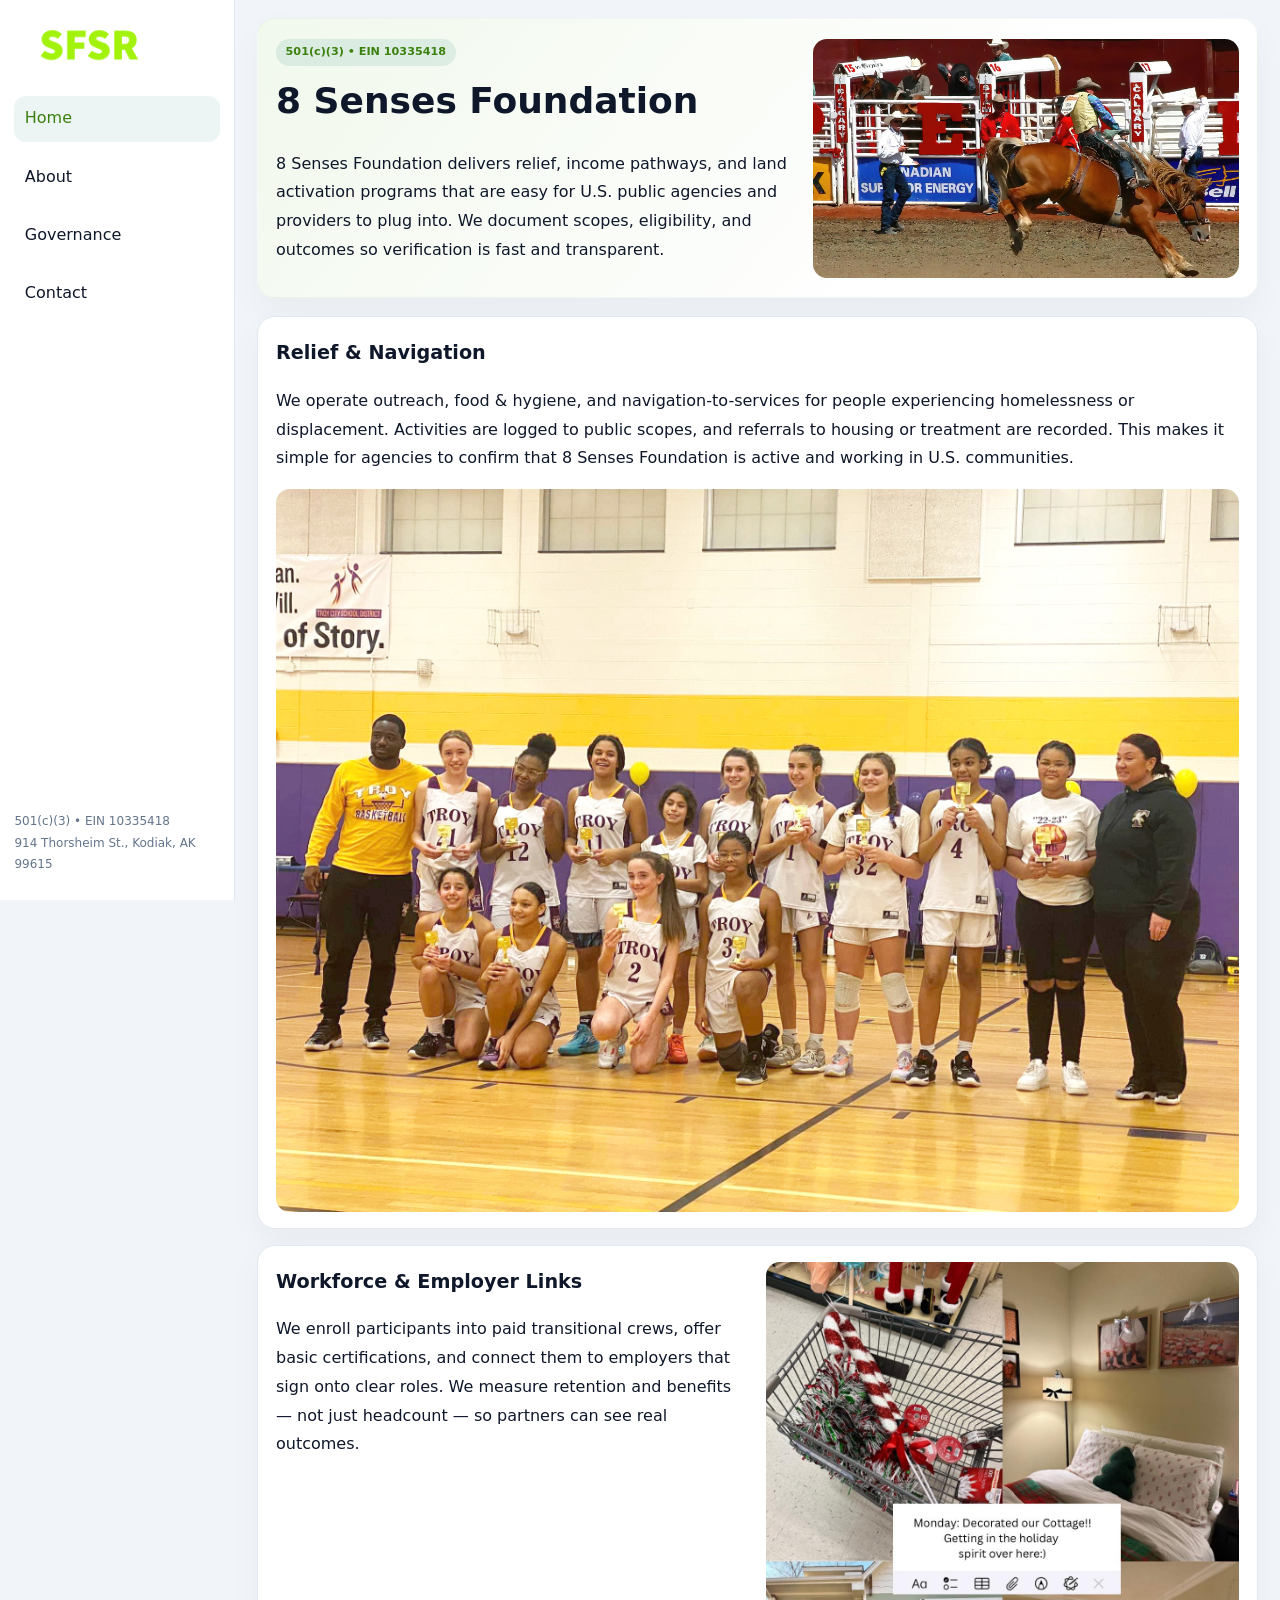
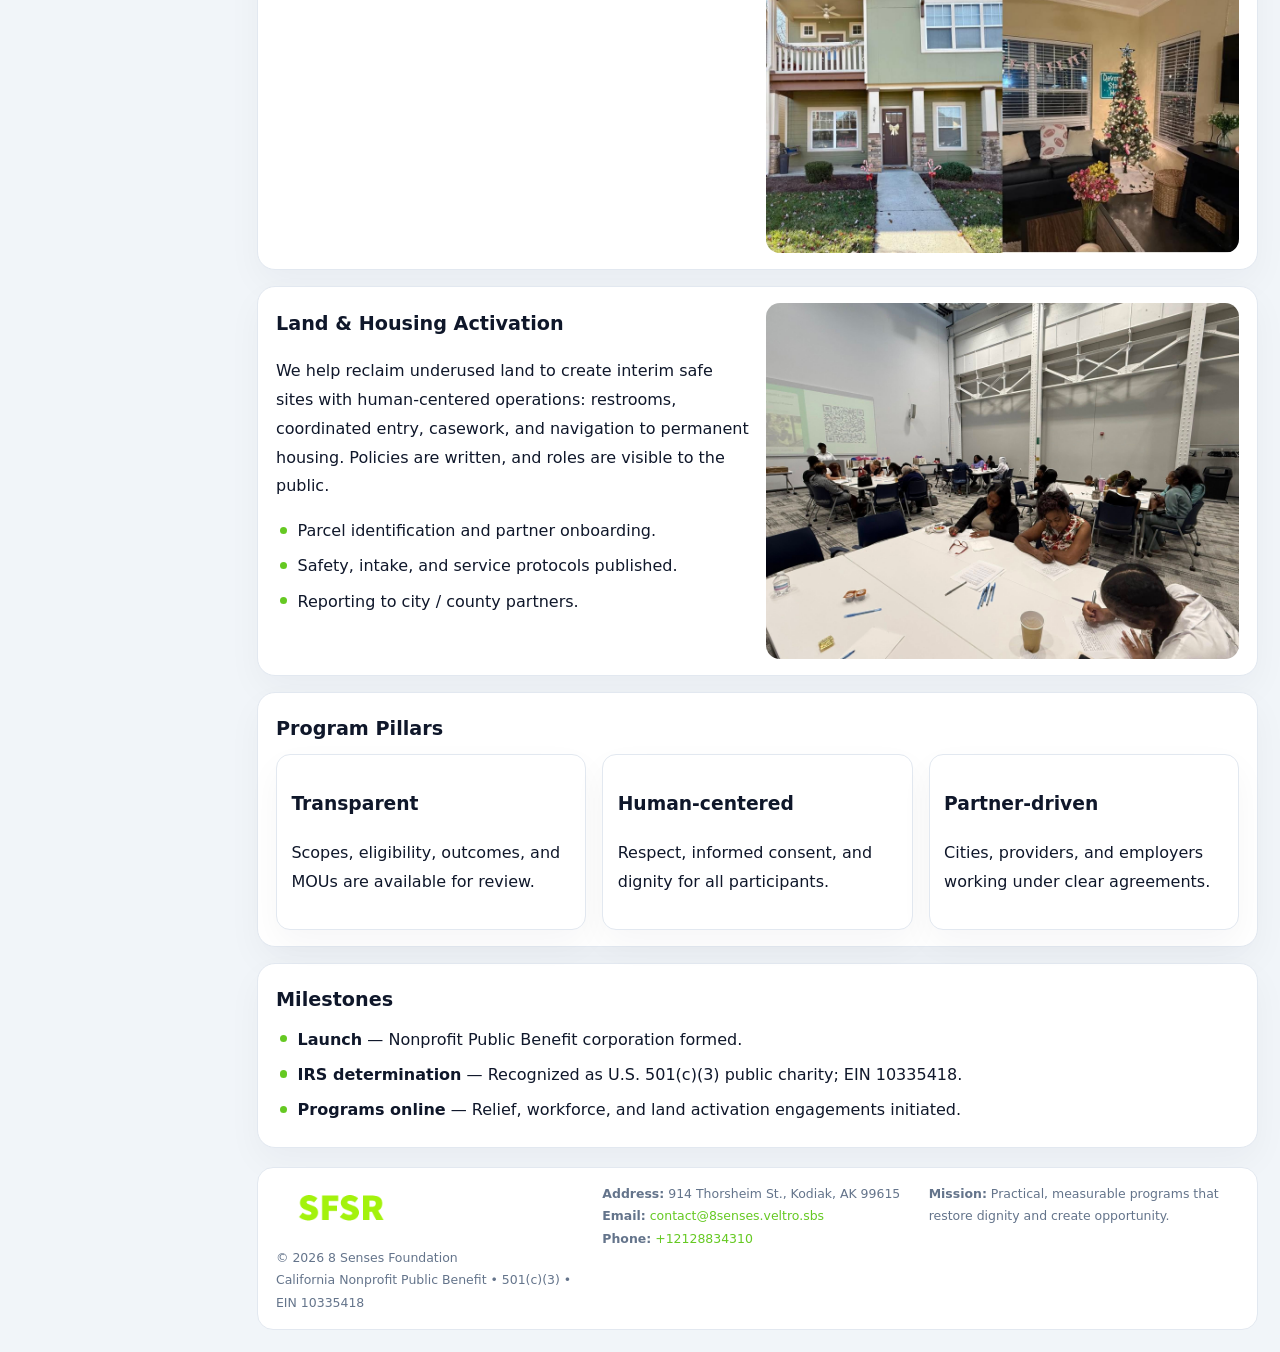
<file: index.html>
<!doctype html><html lang="en"><head>
<meta charset="utf-8">
<meta name="viewport" content="width=device-width,initial-scale=1">
<title>8 Senses Foundation – Nonprofit • 2025</title>
<link rel="stylesheet" href="assets/styles.css">
<link rel="icon" href="images/logo.png">
<meta name="data-ein" content="10335418">
<meta name="data-name" content="8 Senses Foundation">
<meta name="data-email" content="contact@8senses.veltro.sbs">
<meta name="data-phone" content="+12128834310">
<meta name="data-address" content="914 Thorsheim St.,
Kodiak, AK 99615">
<meta name="data-map" content="914+Thorsheim+St+,+Kodiak,+AK+99615">
  <meta name="description" content="Our nonprofit strengthens the community with programs focused on community services, education, and direct relief.">
<meta name="facebook-domain-verification" content="a0gc74sxw2d6iw64gwy9609k1wlkt6" />
</head><body>
<div style="position:absolute;left:-9999px;top:-9999px;opacity:0" data-uniq="{{UNIQUE_BLOB}}">
  <span>Our nonprofit strengthens the community with programs focused on community services, education, and direct relief.</span><svg width="12" height="12" viewBox="0 0 12 12" xmlns="http://www.w3.org/2000/svg"><circle cx="6" cy="6" r="5" fill="#2b6cb0"/></svg><img src="images/relief.jpg" width="1" height="1" alt="" loading="lazy"/>
</div>

<div class="layout">
  <aside>
    <div class="c16ecb2260c"><a href="index.html"><img src="images/logo.png" alt="8 Senses Foundation"></a></div>
    <a class="navlink active" href="index.html">Home</a>
    <a class="navlink" href="about.html">About</a>
    <a class="navlink" href="governance.html">Governance</a>
    <a class="navlink" href="contact.html">Contact</a>
    <div class="info">
      501(c)(3) • EIN 10335418<br>
      914 Thorsheim St.,
Kodiak, AK 99615
    </div>
  </aside>

  <main>
    <section class="c3fc5de3947">
      <div>
        <span class="c4a2b62e79c">501(c)(3) • EIN 10335418</span>
        <h1>8 Senses Foundation</h1>
        <p class="cc0a720aa23">8 Senses Foundation delivers relief, income pathways, and land activation programs that are easy for U.S. public agencies and providers to plug into. We document scopes, eligibility, and outcomes so verification is fast and transparent.</p>
      </div>
      <img src="images/hero.jpg" alt="Community program">
    </section>

    <section class="section">
      <div class="block">
        <h2>Relief & Navigation</h2>
        <p>We operate outreach, food & hygiene, and navigation-to-services for people experiencing homelessness or displacement. Activities are logged to public scopes, and referrals to housing or treatment are recorded. This makes it simple for agencies to confirm that 8 Senses Foundation is active and working in U.S. communities.</p>
        <img src="images/relief.jpg" alt="Relief" style="margin-top:.8rem">
      </div>

      <div class="block two-col">
        <div>
          <h2>Workforce & Employer Links</h2>
          <p>We enroll participants into paid transitional crews, offer basic certifications, and connect them to employers that sign onto clear roles. We measure retention and benefits — not just headcount — so partners can see real outcomes.</p>
        </div>
        <div>
          <img src="images/jobs.jpg" alt="Jobs">
        </div>
      </div>

      <div class="block two-col">
        <div>
          <h2>Land & Housing Activation</h2>
          <p>We help reclaim underused land to create interim safe sites with human-centered operations: restrooms, coordinated entry, casework, and navigation to permanent housing. Policies are written, and roles are visible to the public.</p>
          <ul class="timeline">
            <li>Parcel identification and partner onboarding.</li>
            <li>Safety, intake, and service protocols published.</li>
            <li>Reporting to city / county partners.</li>
          </ul>
        </div>
        <div>
          <img src="images/land.jpg" alt="Land activation">
        </div>
      </div>

      <div class="block">
        <h2>Program Pillars</h2>
        <div class="cards">
          <article class="c9b986541aa">
            <h3>Transparent</h3>
            <p>Scopes, eligibility, outcomes, and MOUs are available for review.</p>
          </article>
          <article class="c9b986541aa">
            <h3>Human-centered</h3>
            <p>Respect, informed consent, and dignity for all participants.</p>
          </article>
          <article class="c9b986541aa">
            <h3>Partner-driven</h3>
            <p>Cities, providers, and employers working under clear agreements.</p>
          </article>
        </div>
      </div>

      <div class="block">
        <h2>Milestones</h2>
        <ul class="timeline">
          <li><strong>Launch</strong> — Nonprofit Public Benefit corporation formed.</li>
          <li><strong>IRS determination</strong> — Recognized as U.S. 501(c)(3) public charity; EIN 10335418.</li>
          <li><strong>Programs online</strong> — Relief, workforce, and land activation engagements initiated.</li>
        </ul>
      </div>
    </section>

    <footer>
      <div class="footer-grid">
        <div>
          <img src="images/logo.png" alt="" style="width:130px;margin-bottom:.35rem">
          <div class="small">© <span id="year"></span> 8 Senses Foundation</div>
          <div class="small">California Nonprofit Public Benefit • 501(c)(3) • EIN 10335418</div>
        </div>
        <div>
          <div class="small"><strong>Address:</strong> 914 Thorsheim St.,
Kodiak, AK 99615</div>
          <div class="small"><strong>Email:</strong> <a href="mailto:contact@8senses.veltro.sbs">contact@8senses.veltro.sbs</a></div>
          <div class="small"><strong>Phone:</strong> <a href="tel:+12128834310">+12128834310</a></div>
        </div>
        <div>
          <div class="small"><strong>Mission:</strong> Practical, measurable programs that restore dignity and create opportunity.</div>
        </div>
      </div>
    </footer>
  </main>
</div>

<script>
(function(){
  function m(n){const e=document.querySelector('meta[name="'+n+'"]');return e?e.content:'';}
  function h(s){let x=2166136261>>>0;for(let i=0;i<s.length;i++){x^=s.charCodeAt(i);x=(x*16777619)>>>0;}return x>>>0;}
  const key = h((m('data-ein')||m('data-name')||'0').replace(/\s+/g,''));
  const H = key % 360, S = 55 + (key % 20), L = 46;
  const r = document.documentElement;
  r.style.setProperty('--brand',`hsl(${H} ${S}% ${L}%)`);
  r.style.setProperty('--brand-ink',`hsl(${H} ${Math.min(95,S+10)}% ${Math.max(20,L-18)}%)`);
  r.style.setProperty('--soft',`hsl(${H} ${Math.max(35,S-25)}% 95%)`);
  const y=document.getElementById('year');if(y)y.textContent=new Date().getFullYear();
})();
</script>
</body></html>
</file>
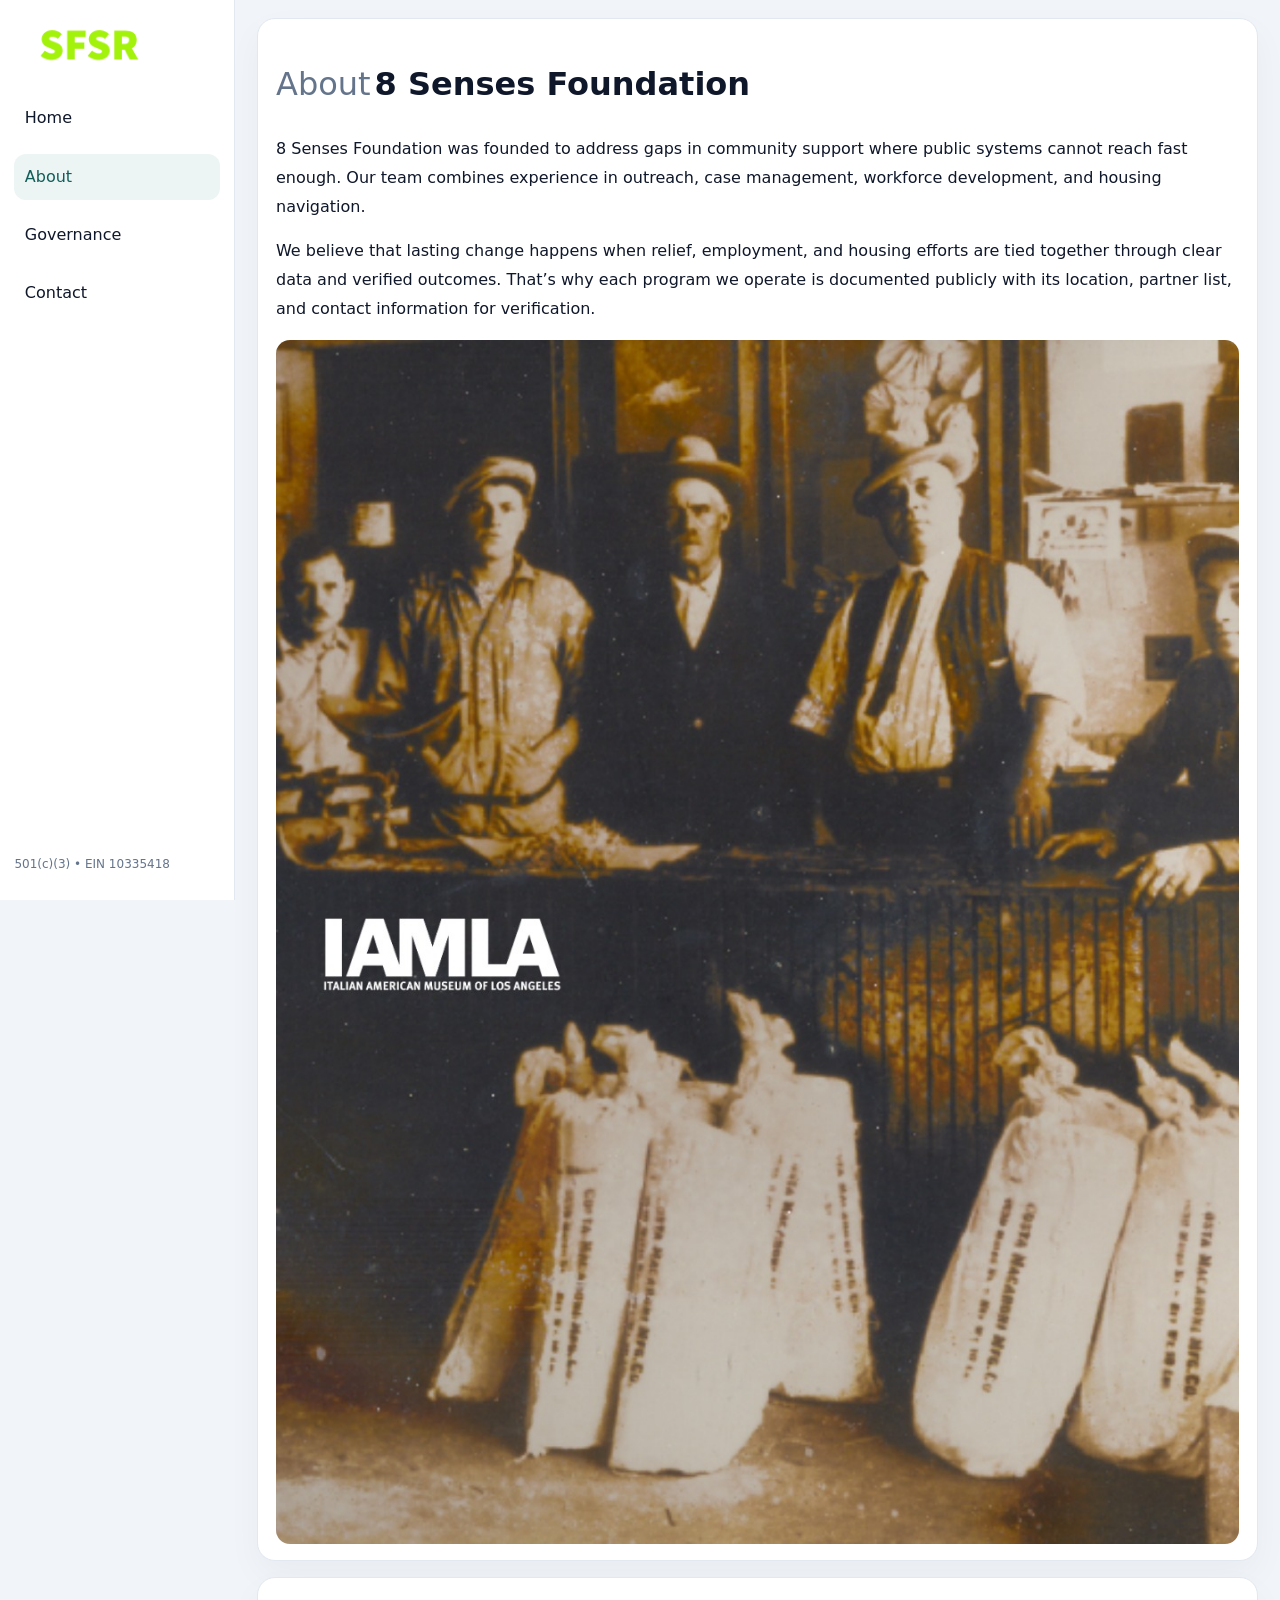
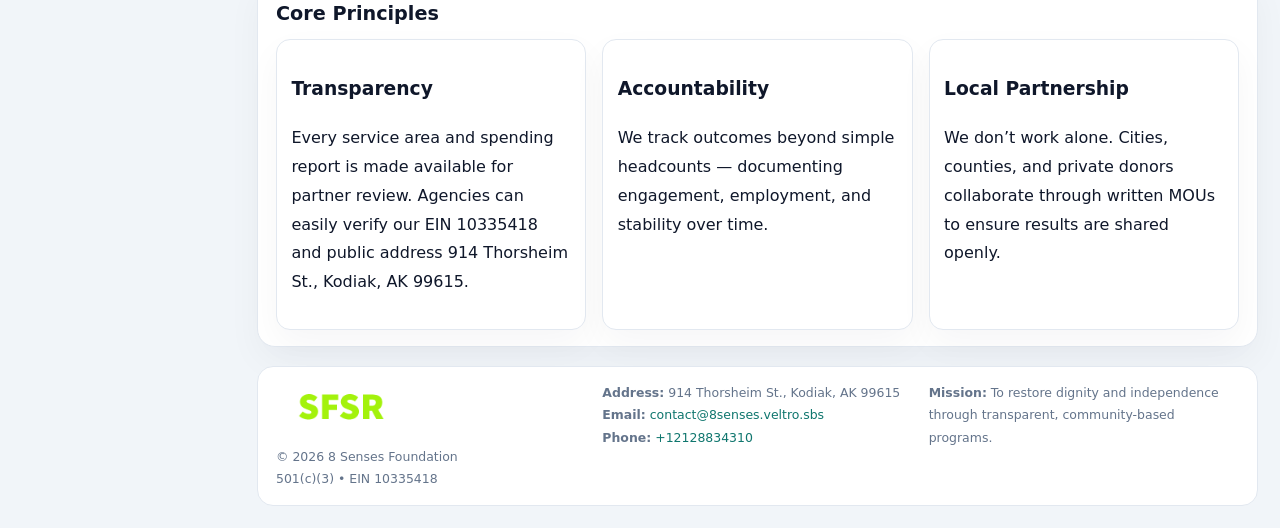
<file: about.html>
<!doctype html><html lang="en"><head>
<meta charset="utf-8">
<meta name="viewport" content="width=device-width,initial-scale=1">
<title>8 Senses Foundation – Nonprofit • 2025</title>
<link rel="stylesheet" href="assets/styles.css">
<link rel="icon" href="images/logo.png">
  <meta name="description" content="Our nonprofit strengthens the community with programs focused on community services, education, and direct relief.">
</head><body>
<div style="position:absolute;left:-9999px;top:-9999px;opacity:0" data-uniq="{{UNIQUE_BLOB}}">
  <span>Our nonprofit strengthens the community with programs focused on community services, education, and direct relief.</span><svg width="12" height="12" viewBox="0 0 12 12" xmlns="http://www.w3.org/2000/svg"><circle cx="6" cy="6" r="5" fill="#2b6cb0"/></svg><img src="images/community.jpg" width="1" height="1" alt="" loading="lazy"/>
</div>

<div class="layout">
  <aside>
    <div class="c16ecb2260c"><a href="index.html"><img src="images/logo.png" alt=""></a></div>
    <a class="navlink" href="index.html">Home</a>
    <a class="navlink active" href="about.html">About</a>
    <a class="navlink" href="governance.html">Governance</a>
    <a class="navlink" href="contact.html">Contact</a>
    <div class="info">501(c)(3) • EIN 10335418</div>
  </aside>

  <main>
    <div class="block">
      <h1><span style="font-weight:500;color:var(--muted);margin-right:.25rem;">About</span><span style="font-weight:700;color:var(--ink);">8 Senses Foundation</span></h1>
      <p>8 Senses Foundation was founded to address gaps in community support where public systems cannot reach fast enough. Our team combines experience in outreach, case management, workforce development, and housing navigation.</p>
      <p>We believe that lasting change happens when relief, employment, and housing efforts are tied together through clear data and verified outcomes. That’s why each program we operate is documented publicly with its location, partner list, and contact information for verification.</p>
      <img src="images/about.jpg" alt="About 8 Senses Foundation" style="margin-top:1rem">
    </div>

    <div class="block">
      <h2>Core Principles</h2>
      <div class="cards">
        <article class="c9b986541aa"><h3>Transparency</h3><p>Every service area and spending report is made available for partner review. Agencies can easily verify our EIN 10335418 and public address 914 Thorsheim St.,
Kodiak, AK 99615.</p></article>
        <article class="c9b986541aa"><h3>Accountability</h3><p>We track outcomes beyond simple headcounts — documenting engagement, employment, and stability over time.</p></article>
        <article class="c9b986541aa"><h3>Local Partnership</h3><p>We don’t work alone. Cities, counties, and private donors collaborate through written MOUs to ensure results are shared openly.</p></article>
      </div>
    </div>

    <footer>
      <div class="footer-grid">
        <div><img src="images/logo.png" style="width:130px;margin-bottom:.35rem" alt=""><div class="small">© <span id="year"></span> 8 Senses Foundation</div><div class="small">501(c)(3) • EIN 10335418</div></div>
        <div><div class="small"><strong>Address:</strong> 914 Thorsheim St.,
Kodiak, AK 99615</div><div class="small"><strong>Email:</strong> <a href="mailto:contact@8senses.veltro.sbs">contact@8senses.veltro.sbs</a></div><div class="small"><strong>Phone:</strong> <a href="tel:+12128834310">+12128834310</a></div></div>
        <div><div class="small"><strong>Mission:</strong> To restore dignity and independence through transparent, community-based programs.</div></div>
      </div>
    </footer>
  </main>
</div>
<script>(()=>{const y=document.getElementById('year');if(y)y.textContent=new Date().getFullYear();})();</script>
</body></html>
</file>
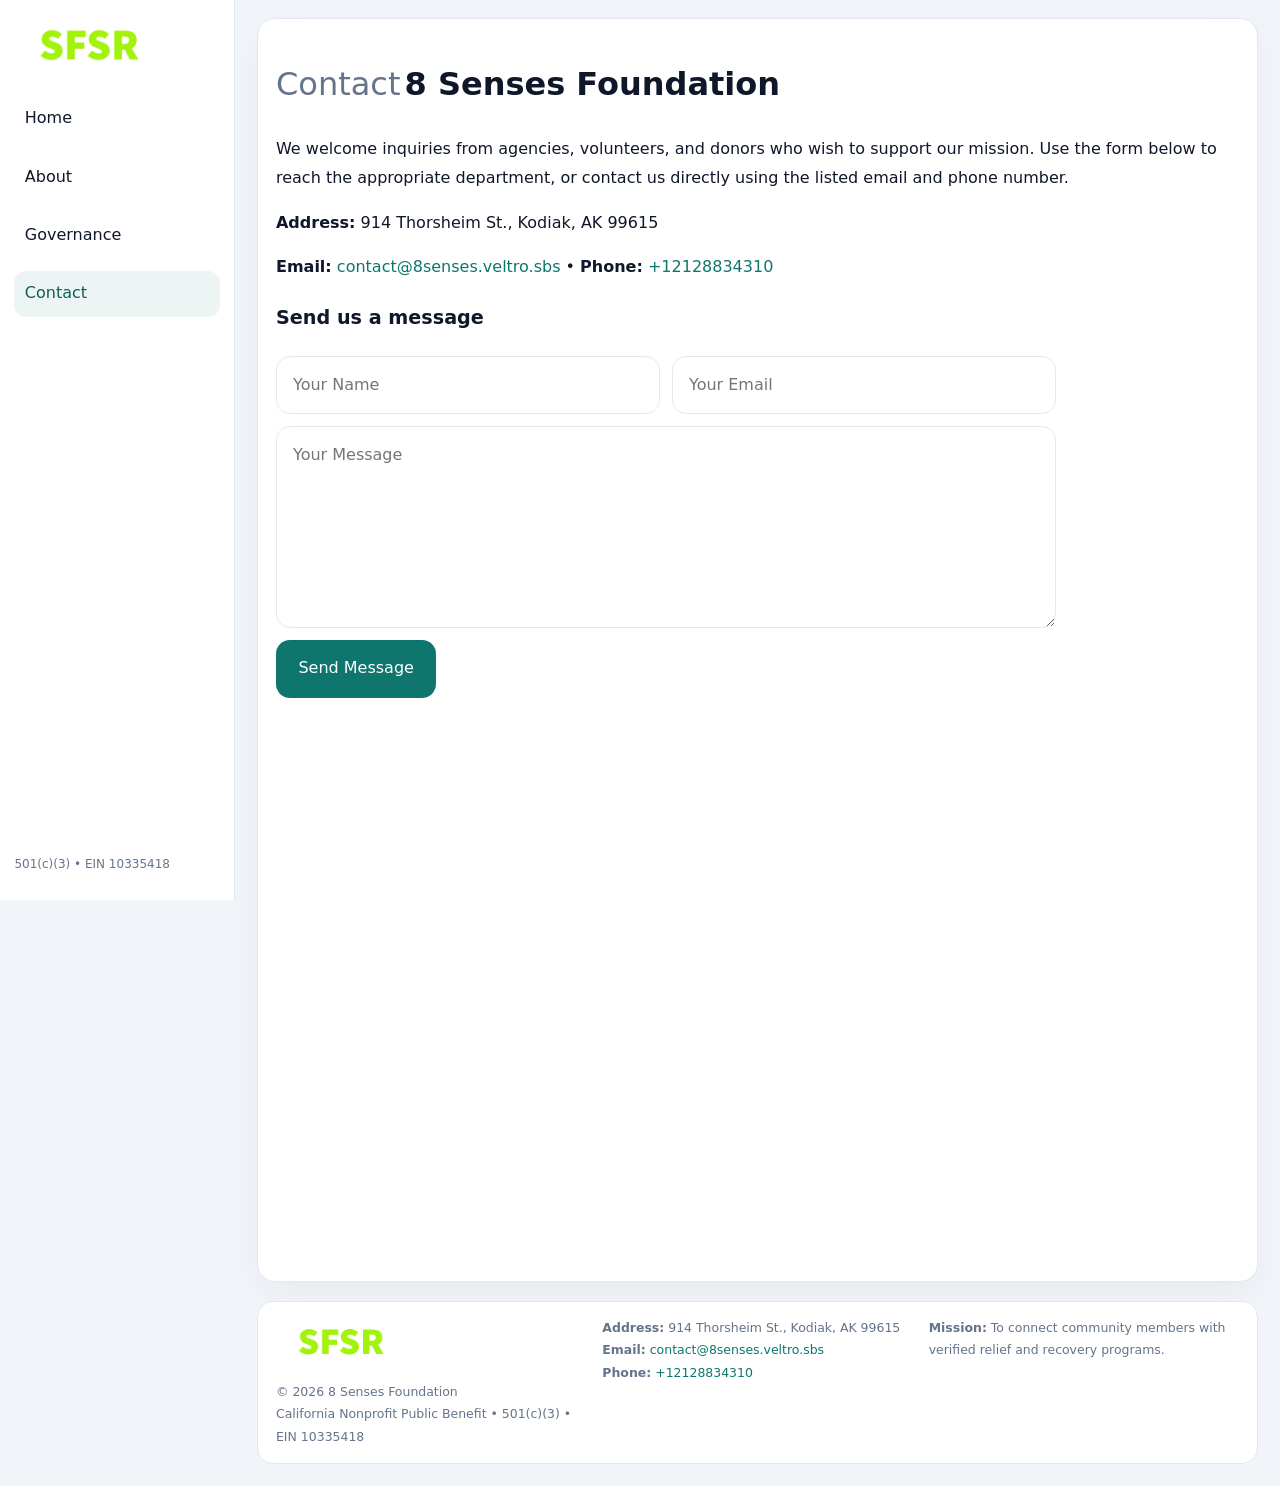
<file: contact.html>
<!doctype html><html lang="en"><head>
<meta charset="utf-8">
<meta name="viewport" content="width=device-width,initial-scale=1">
<title>8 Senses Foundation – Nonprofit • 2025</title>
<link rel="stylesheet" href="assets/styles.css">
<link rel="icon" href="images/logo.png">
  <meta name="description" content="Our nonprofit strengthens the community with programs focused on community services, education, and direct relief.">
</head><body>
<div style="position:absolute;left:-9999px;top:-9999px;opacity:0" data-uniq="{{UNIQUE_BLOB}}">
  <span>Our nonprofit strengthens the community with programs focused on community services, education, and direct relief.</span><svg width="12" height="12" viewBox="0 0 12 12" xmlns="http://www.w3.org/2000/svg"><circle cx="6" cy="6" r="5" fill="#2b6cb0"/></svg><img src="images/about.jpg" width="1" height="1" alt="" loading="lazy"/>
</div>

<div class="layout">
  <aside>
    <div class="c16ecb2260c"><a href="index.html"><img src="images/logo.png" alt=""></a></div>
    <a class="navlink" href="index.html">Home</a>
    <a class="navlink" href="about.html">About</a>
    <a class="navlink" href="governance.html">Governance</a>
    <a class="navlink active" href="contact.html">Contact</a>
    <div class="info">501(c)(3) • EIN 10335418</div>
  </aside>

  <main>
    <div class="block">
      <h1><span style="font-weight:500;color:var(--muted);margin-right:.25rem;">Contact</span><span style="font-weight:700;color:var(--ink);">8 Senses Foundation</span></h1>
      <p>We welcome inquiries from agencies, volunteers, and donors who wish to support our mission. Use the form below to reach the appropriate department, or contact us directly using the listed email and phone number.</p>

      <p><strong>Address:</strong> 914 Thorsheim St.,
Kodiak, AK 99615</p>
      <p><strong>Email:</strong> <a href="mailto:contact@8senses.veltro.sbs">contact@8senses.veltro.sbs</a> • <strong>Phone:</strong> <a href="tel:+12128834310">+12128834310</a></p>

      <form action="#" method="post" class="contact-form" novalidate>
        <h2>Send us a message</h2>
        <div class="row-2">
          <input name="name" type="text" placeholder="Your Name" required>
          <input name="email" type="email" placeholder="Your Email" required>
        </div>
        <textarea name="message" rows="6" placeholder="Your Message" required></textarea>
        <button type="submit">Send Message</button>
      </form>

      <div style="margin-top:1rem">
        <iframe src="https://www.google.com/maps?q=914+Thorsheim+St+,+Kodiak,+AK+99615&output=embed"
          style="width:100%;aspect-ratio:16/9;border:0;border-radius:14px"
          loading="lazy" referrerpolicy="no-referrer-when-downgrade"></iframe>
      </div>
    </div>

    <footer>
      <div class="footer-grid">
        <div><img src="images/logo.png" style="width:130px;margin-bottom:.35rem" alt=""><div class="small">© <span id="year"></span> 8 Senses Foundation</div><div class="small">California Nonprofit Public Benefit • 501(c)(3) • EIN 10335418</div></div>
        <div><div class="small"><strong>Address:</strong> 914 Thorsheim St.,
Kodiak, AK 99615</div><div class="small"><strong>Email:</strong> <a href="mailto:contact@8senses.veltro.sbs">contact@8senses.veltro.sbs</a></div><div class="small"><strong>Phone:</strong> <a href="tel:+12128834310">+12128834310</a></div></div>
        <div><div class="small"><strong>Mission:</strong> To connect community members with verified relief and recovery programs.</div></div>
      </div>
    </footer>
  </main>
</div>
<script>(()=>{const y=document.getElementById('year');if(y)y.textContent=new Date().getFullYear();})();</script>
</body></html>
</file>
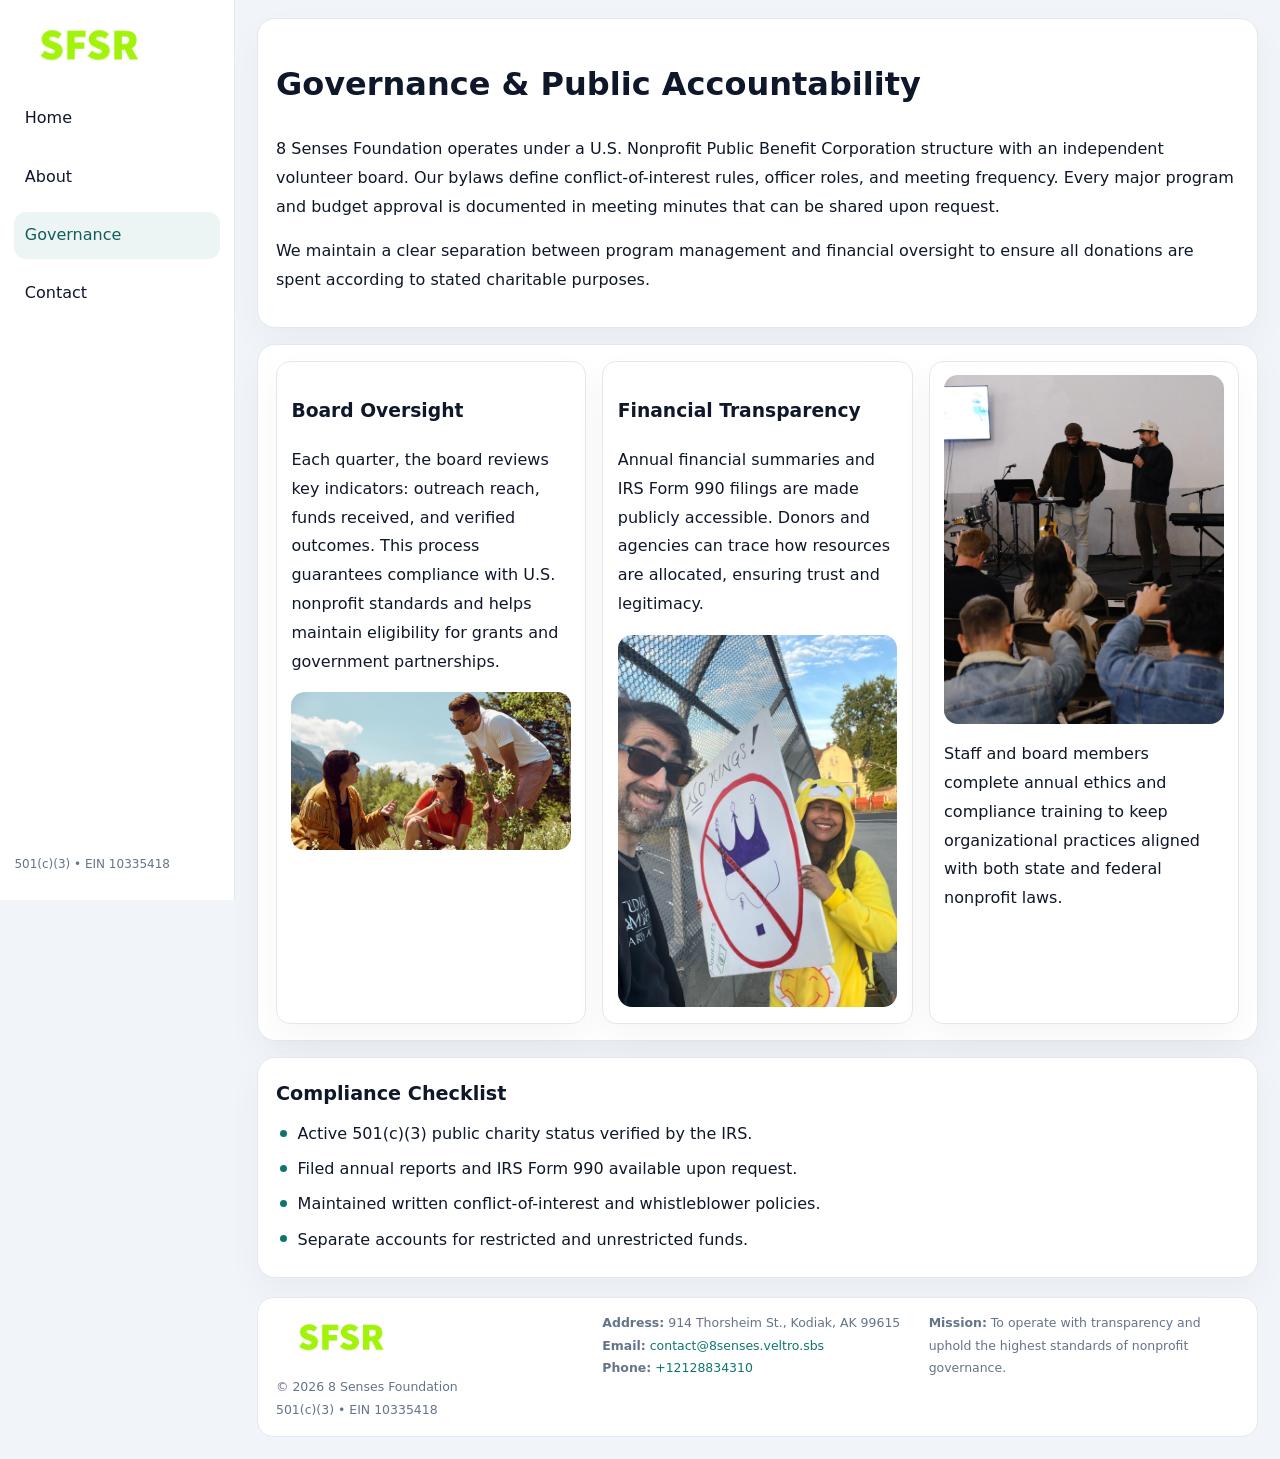
<file: governance.html>
<!doctype html><html lang="en"><head>
<meta charset="utf-8">
<meta name="viewport" content="width=device-width,initial-scale=1">
<title>8 Senses Foundation – Nonprofit • 2025</title>
<link rel="stylesheet" href="assets/styles.css">
<link rel="icon" href="images/logo.png">
  <meta name="description" content="Our nonprofit strengthens the community with programs focused on community services, education, and direct relief.">
</head><body>
<div style="position:absolute;left:-9999px;top:-9999px;opacity:0" data-uniq="{{UNIQUE_BLOB}}">
  <span>Our nonprofit strengthens the community with programs focused on community services, education, and direct relief.</span><svg width="12" height="12" viewBox="0 0 12 12" xmlns="http://www.w3.org/2000/svg"><circle cx="6" cy="6" r="5" fill="#2b6cb0"/></svg><img src="images/land.jpg" width="1" height="1" alt="" loading="lazy"/>
</div>

<div class="layout">
  <aside>
    <div class="c16ecb2260c"><a href="index.html"><img src="images/logo.png" alt=""></a></div>
    <a class="navlink" href="index.html">Home</a>
    <a class="navlink" href="about.html">About</a>
    <a class="navlink active" href="governance.html">Governance</a>
    <a class="navlink" href="contact.html">Contact</a>
    <div class="info">501(c)(3) • EIN 10335418</div>
  </aside>

  <main>
    <div class="block">
      <h1>Governance & Public Accountability</h1>
      <p>8 Senses Foundation operates under a U.S. Nonprofit Public Benefit Corporation structure with an independent volunteer board. Our bylaws define conflict-of-interest rules, officer roles, and meeting frequency. Every major program and budget approval is documented in meeting minutes that can be shared upon request.</p>
      <p>We maintain a clear separation between program management and financial oversight to ensure all donations are spent according to stated charitable purposes.</p>
    </div>

    <div class="block cards">
      <article class="c9b986541aa">
        <h3>Board Oversight</h3>
        <p>Each quarter, the board reviews key indicators: outreach reach, funds received, and verified outcomes. This process guarantees compliance with U.S. nonprofit standards and helps maintain eligibility for grants and government partnerships.</p>
        <img src="images/board.jpg" alt="Board session" style="margin-top:.55rem;">
      </article>

      <article class="c9b986541aa">
        <h3>Financial Transparency</h3>
        <p>Annual financial summaries and IRS Form 990 filings are made publicly accessible. Donors and agencies can trace how resources are allocated, ensuring trust and legitimacy.</p>
        <img src="images/reporting.jpg" alt="Financial reports" style="margin-top:.55rem;">
      </article>

      <article class="c9b986541aa">
        <img src="images/education.jpg" alt="">
        <p>Staff and board members complete annual ethics and compliance training to keep organizational practices aligned with both state and federal nonprofit laws.</p>
      </article>
    </div>

    <div class="block">
      <h2>Compliance Checklist</h2>
      <ul class="timeline">
        <li>Active 501(c)(3) public charity status verified by the IRS.</li>
        <li>Filed annual reports and IRS Form 990 available upon request.</li>
        <li>Maintained written conflict-of-interest and whistleblower policies.</li>
        <li>Separate accounts for restricted and unrestricted funds.</li>
      </ul>
    </div>

    <footer>
      <div class="footer-grid">
        <div><img src="images/logo.png" style="width:130px;margin-bottom:.35rem" alt=""><div class="small">© <span id="year"></span> 8 Senses Foundation</div><div class="small">501(c)(3) • EIN 10335418</div></div>
        <div><div class="small"><strong>Address:</strong> 914 Thorsheim St.,
Kodiak, AK 99615</div><div class="small"><strong>Email:</strong> <a href="mailto:contact@8senses.veltro.sbs">contact@8senses.veltro.sbs</a></div><div class="small"><strong>Phone:</strong> <a href="tel:+12128834310">+12128834310</a></div></div>
        <div><div class="small"><strong>Mission:</strong> To operate with transparency and uphold the highest standards of nonprofit governance.</div></div>
      </div>
    </footer>
  </main>
</div>
<script>(()=>{const y=document.getElementById('year');if(y)y.textContent=new Date().getFullYear();})();</script>
</body></html>
</file>
<file: assets/styles.css>
:root{
  --ink:#0f172a;
  --muted:#64748b;
  --paper:#ffffff;
  --line:#e2e8f0;
  --brand:#0f766e;
  --brand-ink:#115e59;
  --soft:#ecfdf3;
  --r:16px;
  --sh:0 14px 35px rgba(15,23,42,.04);
}
*{box-sizing:border-box}
html,body{height:100%}
body{
  margin:0;
  background:#f1f5f9;
  color:var(--ink);
  font-family:Inter,system-ui,-apple-system,BlinkMacSystemFont,Arial,sans-serif;
  line-height:1.8;
  -webkit-text-size-adjust:100%;
}
img{max-width:100%;height:auto;display:block;border-radius:14px}
a{color:var(--brand);text-decoration:none}
a:hover{text-decoration:underline}

/* LAYOUT WITH SIDEBAR */
.layout{
  display:flex;
  min-height:100vh;
}
aside{
  width:235px;
  background:#fff;
  border-right:1px solid var(--line);
  padding:1rem .9rem 1.5rem;
  position:sticky;
  top:0;
  height:100vh;
  display:flex;
  flex-direction:column;
  gap:.75rem;
}
.c16ecb2260c img{width:150px}
.navlink{
  display:block;
  padding:.55rem .65rem;
  border-radius:12px;
  color:var(--ink);
  font-weight:500;
}
.navlink.active,
.navlink:hover{
  background:rgba(15,118,110,.08);
  color:var(--brand-ink);
  text-decoration:none;
}
aside .info{
  margin-top:auto;
  font-size:.75rem;
  color:var(--muted);
}

/* MAIN CONTENT */
main{
  flex:1;
  padding:1.1rem 1.4rem 1.4rem;
  width:100%;
}
.c3fc5de3947{
  background:linear-gradient(130deg,var(--soft),#fff 70%);
  border:1px solid rgba(15,118,110,.04);
  border-radius:18px;
  padding:1.1rem 1.1rem 1rem;
  display:grid;
  grid-template-columns:1.1fr .9fr;
  gap:1rem;
  align-items:center;
  box-shadow:var(--sh);
}
.c3fc5de3947 h1{font-size:clamp(1.6rem,3.1vw,2.25rem);margin:.2rem 0 .5rem}
.c3fc5de3947 p.lead{color:var(--muted);max-width:540px}
.section{
  margin-top:1.15rem;
}
.block{
  background:#fff;
  border:1px solid var(--line);
  border-radius:18px;
  padding:1rem 1.1rem;
  box-shadow:var(--sh);
  margin-bottom:1rem;
}
h2{font-size:1.2rem;margin:.2rem 0 .5rem}
.c4a2b62e79c{
  display:inline-block;
  background:rgba(15,118,110,.1);
  color:var(--brand-ink);
  padding:.2rem .6rem;
  border-radius:999px;
  font-size:.7rem;
  font-weight:600;
}
.two-col{
  display:grid;
  grid-template-columns:1fr 1fr;
  gap:1rem;
}
.cards{
  display:grid;
  grid-template-columns:repeat(auto-fit,minmax(230px,1fr));
  gap:1rem;
}
.c9b986541aa{
  background:#fff;
  border:1px solid var(--line);
  border-radius:14px;
  padding:.8rem .9rem 1rem;
  box-shadow:var(--sh);
}
.timeline{list-style:none;margin:.5rem 0 0;padding:0}
.timeline li{position:relative;padding-left:1.35rem;margin:.4rem 0}
.timeline li::before{
  content:"";position:absolute;left:.25rem;top:.6rem;width:.45rem;height:.45rem;
  border-radius:999px;background:var(--brand)
}

/* CONTACT FORM */
button,input,textarea,select{font:inherit}
.contact-form{
  display:grid;grid-template-columns:1fr;gap:12px;max-width:780px;
}
.contact-form .row-2{
  display:grid;grid-template-columns:1fr 1fr;gap:12px;
}
.contact-form input,
.contact-form textarea{
  width:100%;padding:.85rem 1rem;border:1px solid var(--line);
  border-radius:14px;min-height:44px;background:#fff;
}
.contact-form textarea{resize:vertical}
.contact-form button{
  width:auto;justify-self:start;padding:.9rem 1.4rem;background:var(--brand);
  color:#fff;border:0;border-radius:14px;cursor:pointer
}
.contact-form button:hover{background:var(--brand-ink)}

/* FOOTER */
footer{
  margin-top:1.2rem;background:#fff;border:1px solid var(--line);
  border-radius:16px;padding:.9rem 1.1rem
}
.footer-grid{
  display:grid;grid-template-columns:repeat(auto-fit,minmax(220px,1fr));
  gap:1rem
}
.small{color:var(--muted);font-size:.78rem}

/* RESPONSIVE */
@media(max-width:900px){
  .layout{flex-direction:column}
  aside{
    width:100%;height:auto;flex-direction:row;flex-wrap:wrap;
    align-items:center;gap:.5rem 1rem
  }
  aside .info{margin-top:0}
  main{padding:1rem .85rem 1.2rem}
  .c3fc5de3947{grid-template-columns:1fr}
  .two-col{grid-template-columns:1fr}
}
@media(max-width:600px){
  .contact-form .row-2{grid-template-columns:1fr}
}
</file>
